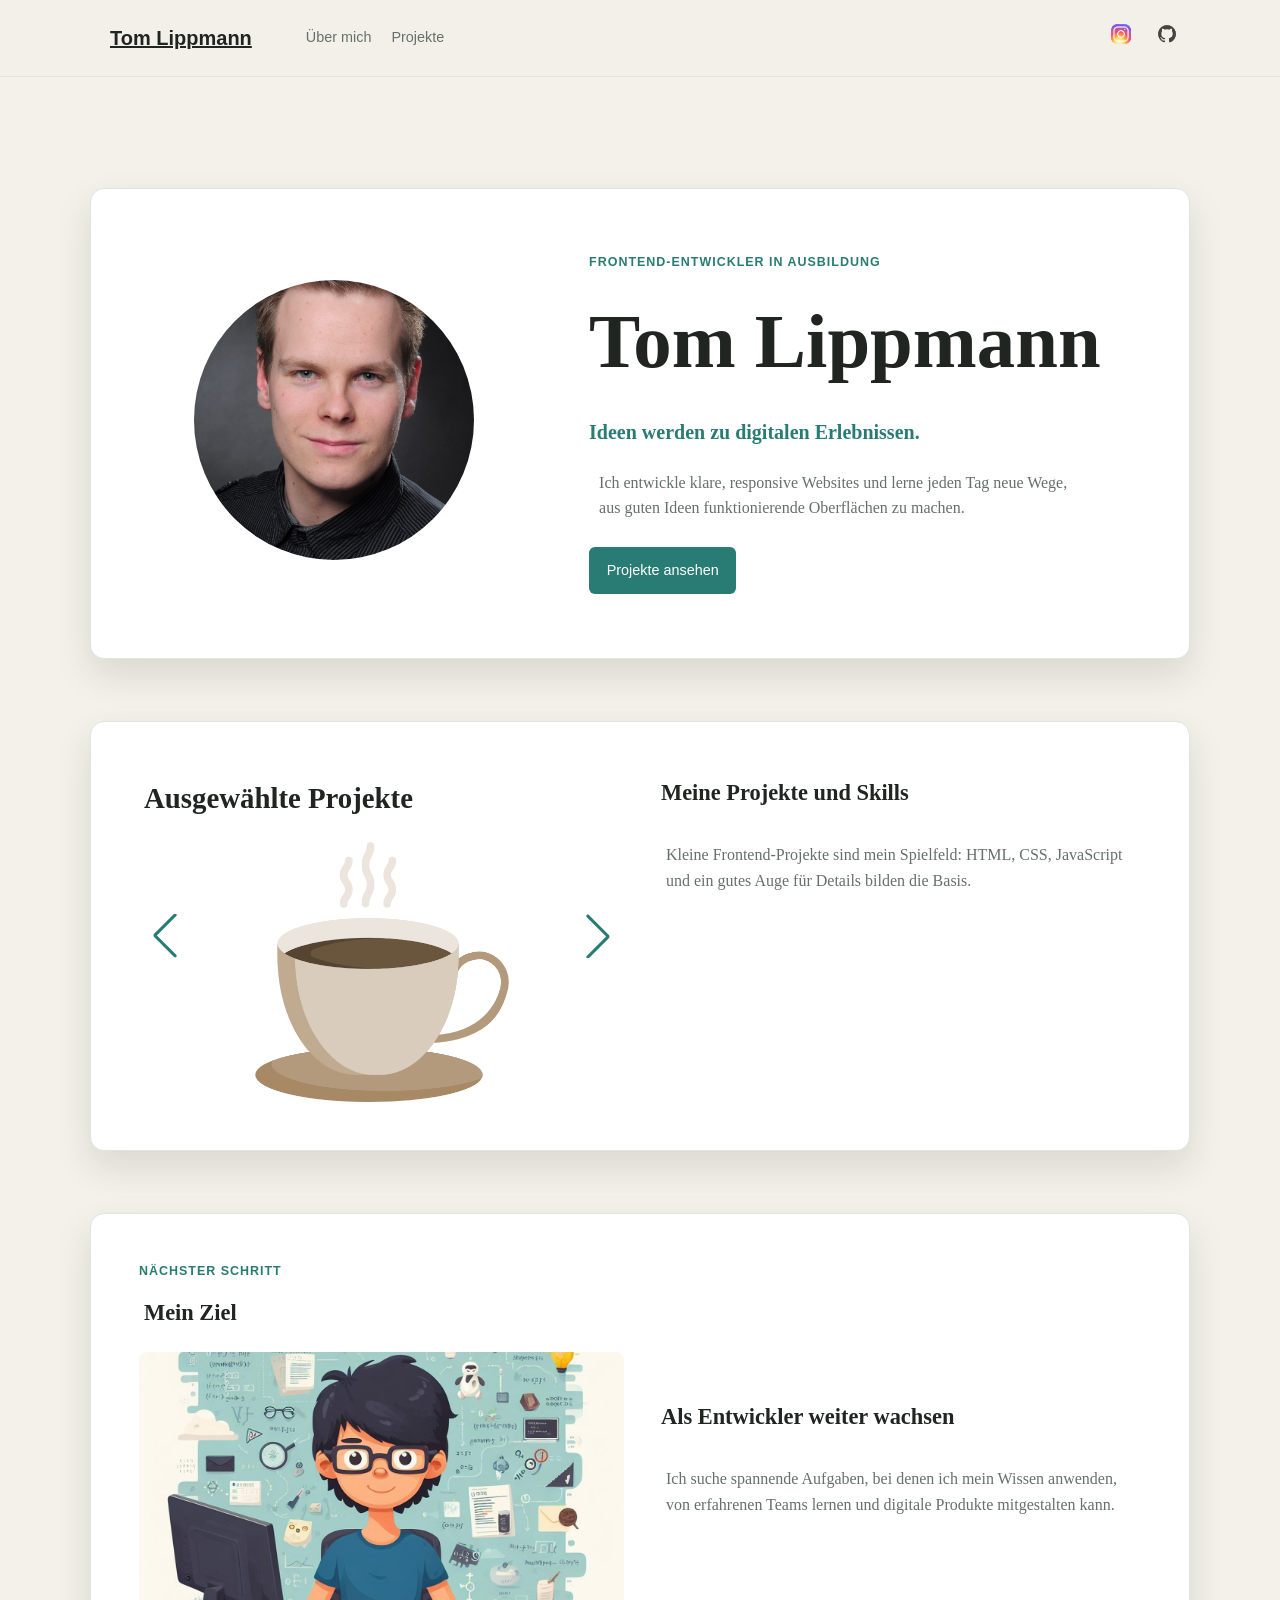
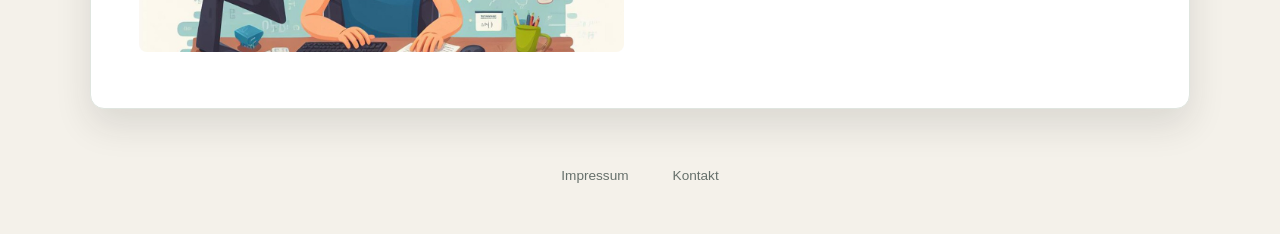
<file: index.html>
<!doctype html>
<html lang="de">
  <head>
    <meta charset="UTF-8" />
    <meta name="viewport" content="width=,, initial-scale=1.0" />
    <link rel="stylesheet" href="./style.css" />
    <link rel="stylesheet" href="./Swipper/swiper-bundle.min.css" />
    <link
      rel="shortcut icon"
      href="./Images/icons8-projekt-40.png"
      type="image/x-icon"
    />

    <title>Profil Card | TomLippmann</title>
  </head>

  <body>
    <header>
      <nav class="navbar">
        <section class="nav-links">
          <a href="./index.html"><h2>Tom Lippmann</h2></a>
          <a href="./übermich.html">Über mich</a>
          <a href="./projekte.html">Projekte</a>
        </section>

        <section class="nav-social">
          <a
            href="https://www.instagram.com/tratos91/"
            title="Instagram"
            target="_blank"
            ><img src="./Images/icons8-instagram-48.png" alt="Instagram"
          /></a>
          <a href="https://github.com/" title="Github Account" target="_blank"
            ><img src="./Images/icons8-github-48.png" alt="Github"
          /></a>
        </section>
      </nav>
    </header>

    <main>
      <div class="Profil">
        <div class="Profil-Foto">
          <img src="./Images/DSC_0018 (2).jpg" alt="mein-Bild" />
        </div>
        <section class="vorstellung">
          <p class="eyebrow">Frontend-Entwickler in Ausbildung</p>
          <h1 class="profil-Name">Tom Lippmann</h1>
          <h3>Ideen werden zu digitalen Erlebnissen.</h3>
          <article class="Beschreibung-Bio">
            Ich entwickle klare, responsive Websites und lerne jeden Tag neue
            Wege, aus guten Ideen funktionierende Oberflächen zu machen.
          </article>
          <a class="button" href="./projekte.html">Projekte ansehen</a>
        </section>
      </div>

      <div class="Projekte">
        <div class="swiper">
          <h1>Ausgewählte Projekte</h1>
          <!-- Additional required wrapper -->
          <div class="swiper-wrapper">
            <!-- Slides -->
            <div class="swiper-slide">
              <a href="#">
                <img src="./Images/Kaffee.png" alt="Projekt 1" title="Kaffee" />
              </a>
            </div>
            <div class="swiper-slide">
              <a href="#">
                <img
                  src="./Images/Cappucchino.png"
                  alt="Projekt 1"
                  title="Cappuchino"
                />
              </a>
            </div>
            <div class="swiper-slide">
              <a href="#">
                <img
                  src="./Images/CoffeeAutomat.png"
                  alt="Projekt 1"
                  title="Automat"
                />
              </a>
            </div>
          </div>
          <div class="swiper-button-prev" style="color: beige"></div>
          <div class="swiper-button-next" style="color: beige"></div>
        </div>
        <div class="project-description">
          <h2>Meine Projekte und Skills</h2>
          <article>
            Kleine Frontend-Projekte sind mein Spielfeld: HTML, CSS,
            JavaScript und ein gutes Auge für Details bilden die Basis.
          </article>
        </div>
      </div>

      <div class="junior-programmer">
        <div class="junior-img">
          <p class="eyebrow">Nächster Schritt</p>
          <h2>Mein Ziel</h2>
          <img
            title="Test"
            src="./Images/lucadialessandro-ai-generated-8329596_1280.jpg"
            alt="AI Bild eines Junior Programmieres"
          />
        </div>
        <div class="junior-description">
          <h2>Als Entwickler weiter wachsen</h2>
          <article>
            Ich suche spannende Aufgaben, bei denen ich mein Wissen anwenden,
            von erfahrenen Teams lernen und digitale Produkte mitgestalten kann.
          </article>
        </div>
      </div>
    </main>
    <footer>
      <a href="#">Impressum</a>
      <a href="#">Kontakt</a>
    </footer>

    <script src="./Swipper/swiper-bundle.min.js"></script>
    <script src="./Swipper/custom.js"></script>
  </body>
</html>
</file>
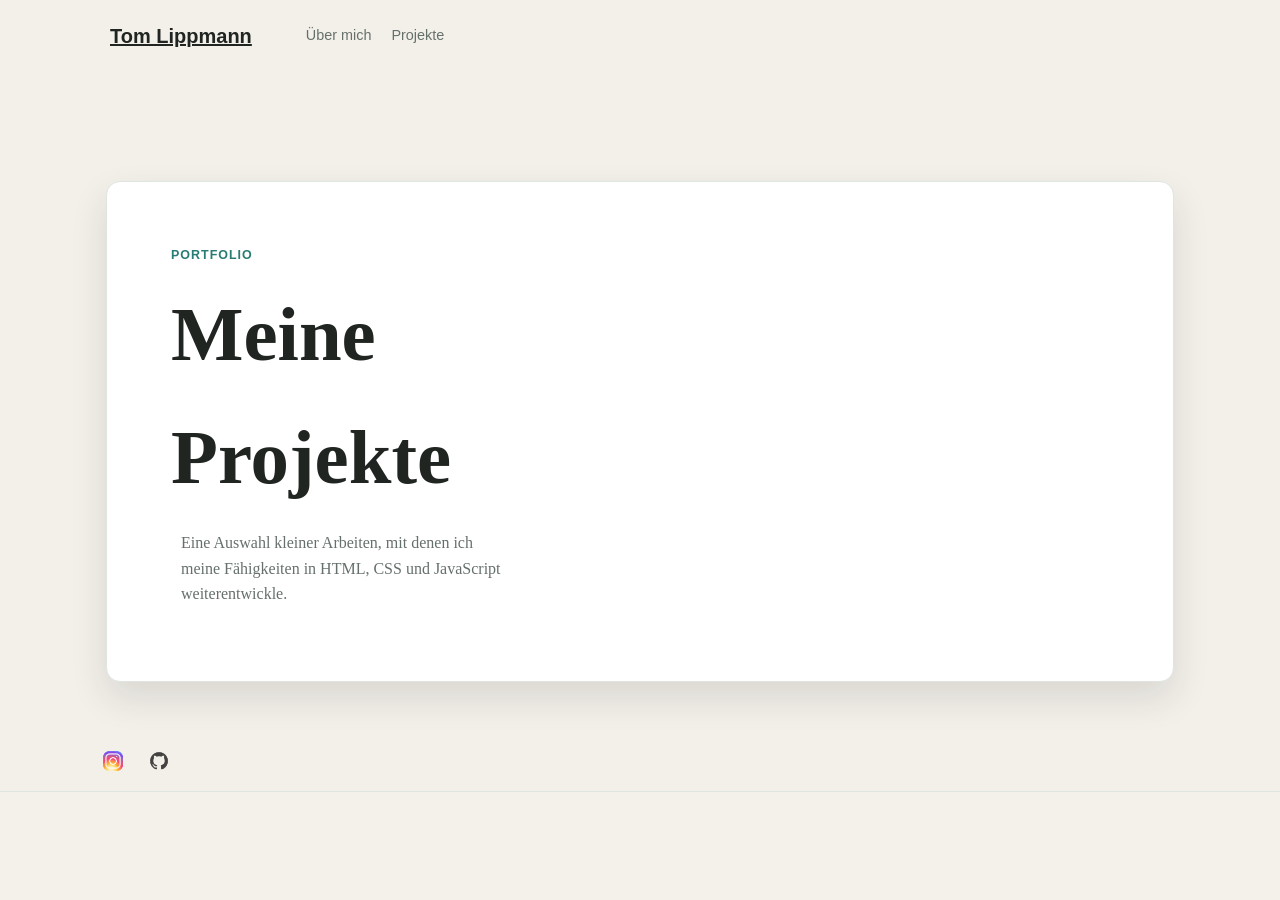
<file: projekte.html>
<!DOCTYPE html>
<html lang="de">
<head>
    <meta charset="UTF-8">
    <meta name="viewport" content="width=device-width, initial-scale=1.0">

    <link rel="stylesheet" href="./style.css">
    <link rel="stylesheet" href="./Swipper/swiper-bundle.min.css">
    <link rel="shortcut icon" href="./Images/icons8-projekt-40.png" type="image/x-icon">
    
    <title>Meine Projekte | Tom Lippmann</title>
</head>
<body>
    <header>
        <nav class="navbar">
            <section class="nav-links">
                <a href="./index.html"><h2>Tom Lippmann</h2></a>
                <a href="./übermich.html">Über mich</a>
                <a href="./projekte.html">Projekte</a>
            </section>
    <main>
        <section class="Profil">
            <div class="vorstellung">
                <p class="eyebrow">Portfolio</p>
                <h1>Meine Projekte</h1>
                <article>Eine Auswahl kleiner Arbeiten, mit denen ich meine Fähigkeiten in HTML, CSS und JavaScript weiterentwickle.</article>
            </div>
        </section>
    </main>
            <section class="nav-social">
                <a href="https://www.instagram.com/tratos91/" title="Instagram" target="_blank"><img
                        src="./Images/icons8-instagram-48.png" alt="Instagram"></a>
                <a href="https://github.com/" title="Github Account" target="_blank"><img
                        src="./Images/icons8-github-48.png" alt="Github"></a>
            </section>
        </nav>
    </header>


    
</body>
</html>
</file>
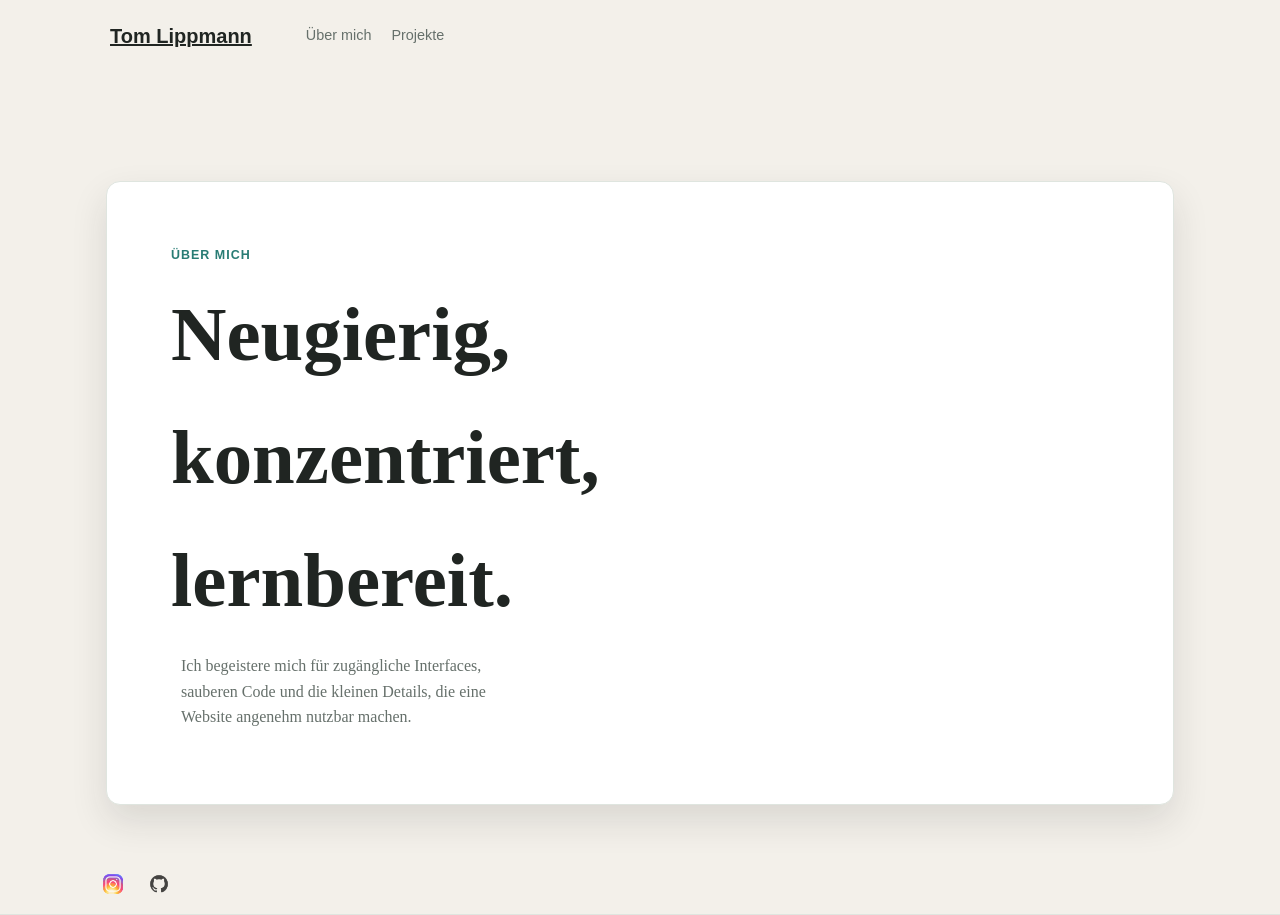
<file: übermich.html>
<!DOCTYPE html>
<html lang="de">
<head>
    <meta charset="UTF-8">
    <meta name="viewport" content="width=device-width, initial-scale=1.0">

    <link rel="stylesheet" href="./style.css">
    <link rel="stylesheet" href="./Swipper/swiper-bundle.min.css">
    <link rel="shortcut icon" href="./Images/icons8-projekt-40.png" type="image/x-icon">

    <title>Über mich | Tom Lippmann</title>
</head>
<body>
    <header>
        <nav class="navbar">
            <section class="nav-links">
                <a href="./index.html"><h2>Tom Lippmann</h2></a>
                <a href="./übermich.html">Über mich</a>
                <a href="./projekte.html">Projekte</a>
            </section>
    <main>
        <section class="Profil">
            <div class="vorstellung">
                <p class="eyebrow">Über mich</p>
                <h1>Neugierig, konzentriert, lernbereit.</h1>
                <article>Ich begeistere mich für zugängliche Interfaces, sauberen Code und die kleinen Details, die eine Website angenehm nutzbar machen.</article>
            </div>
        </section>
    </main>
            <section class="nav-social">
                <a href="https://www.instagram.com/tratos91/" title="Instagram" target="_blank"><img
                        src="./Images/icons8-instagram-48.png" alt="Instagram"></a>
                <a href="https://github.com/" title="Github Account" target="_blank"><img
                        src="./Images/icons8-github-48.png" alt="Github"></a>
            </section>
        </nav>
    </header>


    
</body>
</html>
</file>
<file: style.css>
/* === Body & Navbar === */
body {
    background-color: rgb(252,248,237);
    font-family: Arial, Helvetica, sans-serif;
}

header {
    display: flex;
    position: static;
    top: 0;
    left: 0;
}

.navbar {
    display: flex;
    flex-direction: row;
    flex-wrap: wrap;
    align-content: center;
    justify-content: space-between;
    align-items: center;
    background-color: grey;
    z-index: 1;
    width: 100%;
}

.nav-links {
    display: flex;
    align-items: center;
}

.nav-social {
    display: flex;
}

.navbar h2 {
    color: beige;
    padding: 10px;
}

.navbar a {
    color: beige;
    padding: 10px;
}

/* === Main Sektion === */

main {
    display: flex;
    flex-direction: column;
    flex-wrap: wrap;
    justify-content: flex-start;
    align-items: center;
    margin:auto;
    max-width: 100%;
}

.Profil {
    display: flex;
    flex-direction: row;
    background-color: grey;
    color: rgb(182, 196, 146);
    padding: 20px;
    width: 90vw;
    border-radius: 15px;
    box-shadow: 15px 10px 10px;
    color: black;
}

.Profil .vorstellung{
    width: 50vh;
}

.Profil h1,h3,article {
    color: beige;
}

.Profil-Foto{
    width: 50vh;
}

.Profil img {
    width: 250px;
    height: auto;
    border-radius: 20%;
    object-fit: cover;
    padding: 10px;
}

article {
    padding: 10px;
    max-width: auto;
}

article:hover {
    background-color:rgb(48, 48, 48);
    transition: 2s; 
}

a{
    text-decoration: none;
}

/* === Swiper === */

.swiper {
    width: 25vh;
    height: auto;
    transition: 2s;
    display: block;
}

.swiper-wrapper {
    transition: 2s;
}

.swiper-slide a {
    display: flex;
    justify-content: center;
    align-items: center;
}

.swiper-slide img {
    width: 150px;
}

.swiper-slide .project-description {
    display: block;
    color: beige;

}

.swiper-slide .project-description-headline {
    padding: 4px;
}

.swiper-slide .project-description-text {
    padding: 4px;
}

/* === Projekte === */

.Projekte{
    display: flex;
    flex-direction: row-reverse;
    background-color: grey;
    width: 70vw;
    border-radius: 15px;
    margin: 30px;
    padding: 20px;
    box-shadow: 15px 10px 10px;
    
}

.Projekte h1,h2 {
    margin-top: 10px;
    margin-right: 100px;
    padding: 5px;
    text-decoration: underline;
    font-size: 20px;
    color: beige;
}

.Projekte .project-description{
    width: 50vh;
}

.Projekte ul {
    list-style: inside;
}

/* === Junior-Programmer === */

.junior-programmer{
    display: flex;
    flex-direction: row;
    background-color: grey;
    color: rgb(182, 196, 146);
    padding: 20px;
    width: 70vw;
    border-radius: 15px;
    box-shadow: 15px 10px 10px;
    color: black;
}

.junior-description{
    width: 50vh;
    padding:20px;
    color:beige;
    flex:1;
}

.junior-img{
    flex:1;
}

.junior-programmer img{
    width: 400px;
    height: auto;
    border-radius: 20%;
    object-fit: cover;
    padding: 10px;
}

/* === Footer === */

footer {
    display: flex;
    margin: 50px;
    justify-content: center;
}

footer a {
    padding: 0px 10px;
}


/* === Responsive Style === */
@media(min-width: 850px) {
    main {
        display: flex;
        flex-direction: column;
        flex-wrap: nowrap;
        justify-content: baseline;
        align-items: center;
        width: 100vw;
        margin: 0vh;
    }
    .Profil{
        width: 70%;
        margin-top: 5%;       
    }
}

@media(max-width:849px){
    .Profil{
        display: flex;
        flex-direction: column;
        width: auto;
        margin: 5%;
    }
}

/* Modern portfolio overrides */
:root {
    --background: #f4f1ea;
    --surface: #ffffff;
    --ink: #202522;
    --muted: #66706b;
    --accent: #287c74;
    --accent-dark: #195c56;
    --line: #dfe5df;
    --shadow: 0 16px 36px rgba(32, 37, 34, 0.12);
}

* { box-sizing: border-box; }

body {
    margin: 0;
    background: var(--background);
    color: var(--ink);
    font-family: Georgia, 'Times New Roman', serif;
    line-height: 1.6;
}

header {
    border-bottom: 1px solid var(--line);
    background: rgba(244, 241, 234, 0.94);
}

.navbar {
    width: min(1100px, calc(100% - 2rem));
    min-height: 76px;
    margin: 0 auto;
    background: transparent;
}

.navbar h2 {
    margin: 0 1.5rem 0 0;
    color: var(--ink);
    font-size: 1.25rem;
}

.navbar a { color: var(--muted); font-family: Arial, Helvetica, sans-serif; font-size: 0.9rem; }
.navbar a:hover, .navbar a:focus-visible { color: var(--accent); }
.nav-social img { width: 26px; height: 26px; opacity: 0.72; }

main {
    gap: 2rem;
    width: min(1100px, calc(100% - 2rem));
    margin: 3.5rem auto;
}

.Profil, .Projekte, .junior-programmer {
    width: 100%;
    border: 1px solid var(--line);
    border-radius: 14px;
    background: var(--surface);
    box-shadow: var(--shadow);
}

.Profil {
    display: grid;
    grid-template-columns: minmax(220px, 0.8fr) 1.2fr;
    align-items: center;
    gap: clamp(2rem, 6vw, 5rem);
    padding: clamp(1.5rem, 5vw, 4rem);
}

.Profil-Foto { width: auto; text-align: center; }
.Profil .vorstellung { width: auto; }
.Profil img { width: min(100%, 280px); aspect-ratio: 1; border-radius: 50%; object-fit: cover; padding: 0; }
.Profil h1 { margin: 0; color: var(--ink); font-size: clamp(2.4rem, 6vw, 4.8rem); }
.Profil h3 { margin: 0.75rem 0; color: var(--accent); font-size: 1.25rem; }
article { max-width: 62ch; color: var(--muted); }

.eyebrow {
    margin: 0 0 0.5rem;
    color: var(--accent);
    font-family: Arial, Helvetica, sans-serif;
    font-size: 0.78rem;
    font-weight: bold;
    letter-spacing: 0.08em;
    text-transform: uppercase;
}

.button {
    display: inline-block;
    margin-top: 1rem;
    padding: 0.75rem 1.1rem;
    border-radius: 6px;
    background: var(--accent);
    color: #ffffff;
    font-family: Arial, Helvetica, sans-serif;
    font-size: 0.9rem;
}

.button:hover, .button:focus-visible { background: var(--accent-dark); }

.Projekte, .junior-programmer {
    display: grid;
    grid-template-columns: 1fr 1fr;
    gap: 2rem;
    padding: clamp(1.5rem, 4vw, 3rem);
}

.Projekte h1, .Projekte h2, .junior-programmer h2 { margin: 0 0 1rem; color: var(--ink); text-decoration: none; }
.Projekte h1 { font-size: 1.8rem; }
.Projekte h2, .junior-programmer h2 { font-size: 1.4rem; }
.Projekte .project-description, .junior-description { width: auto; }
.Projekte ul { padding-left: 1.2rem; color: var(--muted); }
.swiper { width: 100%; min-width: 0; }
.swiper-slide img { width: min(100%, 260px); border-radius: 8px; }
.swiper-button-prev, .swiper-button-next { color: var(--accent) !important; }
.junior-programmer { align-items: center; }
.junior-description { padding: 0; }
.junior-img img { width: 100%; max-height: 300px; border-radius: 8px; object-fit: cover; padding: 0; }

footer { gap: 1.5rem; margin: 3rem auto; font-family: Arial, Helvetica, sans-serif; font-size: 0.85rem; }
footer a { color: var(--muted); }

@media (max-width: 700px) {
    .navbar { align-items: flex-start; flex-direction: column; padding: 1rem 0; }
    .nav-links { flex-wrap: wrap; }
    .navbar h2 { width: 100%; margin-right: 0; }
    .Profil, .Projekte, .junior-programmer { grid-template-columns: 1fr; }
    main { margin: 2rem auto; }
}
</file>
